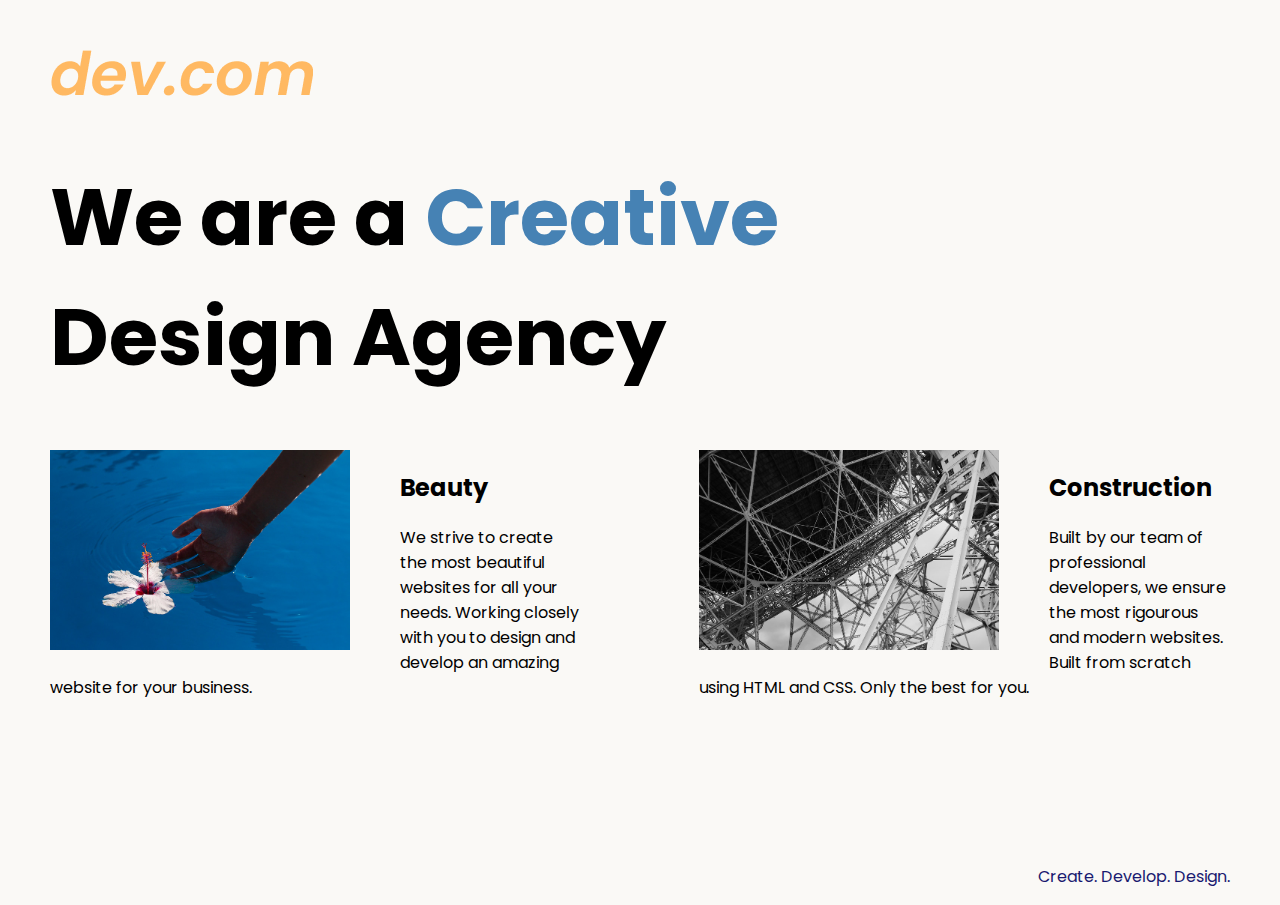
<file: Creative Design Website/index.html>
<!DOCTYPE html>
<html lang="en">

<head>
  <meta charset="UTF-8">
  <meta name="viewport" content="width=device-width, initial-scale=1.0">
  <title>Agency</title>
  <link rel="stylesheet" href="./style.css">
  <link rel="preconnect" href="https://fonts.googleapis.com">
  <link rel="preconnect" href="https://fonts.gstatic.com" crossorigin>
  <link href="https://fonts.googleapis.com/css2?family=Poppins:wght@400;700&display=swap" rel="stylesheet">
</head>

<body>
  <div class="main">
    <img class="logo" src="./assets/images/logo.png" alt="logo">
    <h1>We are a <span class="highlight">Creative</span> <br /> Design Agency</h1>
    <div class="left card"><img class="tile-image" src="./assets/images/beautiful.jpg" alt="hand and flower in water">
      <h2 class="card-title">Beauty</h2>
      <p class="card-text">We strive to create the most beautiful websites for all your needs. Working closely with you
        to
        design and
        develop an amazing website for your business.</p>
    </div>

    <div class="right card"><img class="tile-image" src="./assets/images/construction.jpg" alt="metal structure">
      <h2 class="card-title">Construction</h2>
      <p>Built by our team of professional developers, we ensure the most rigourous and modern websites. Built from
        scratch using HTML and CSS. Only the best for you.</p>
    </div>

  </div>
  <footer>
    <p>Create. Develop. Design.</p>
  </footer>
</body>

</html>
</file>
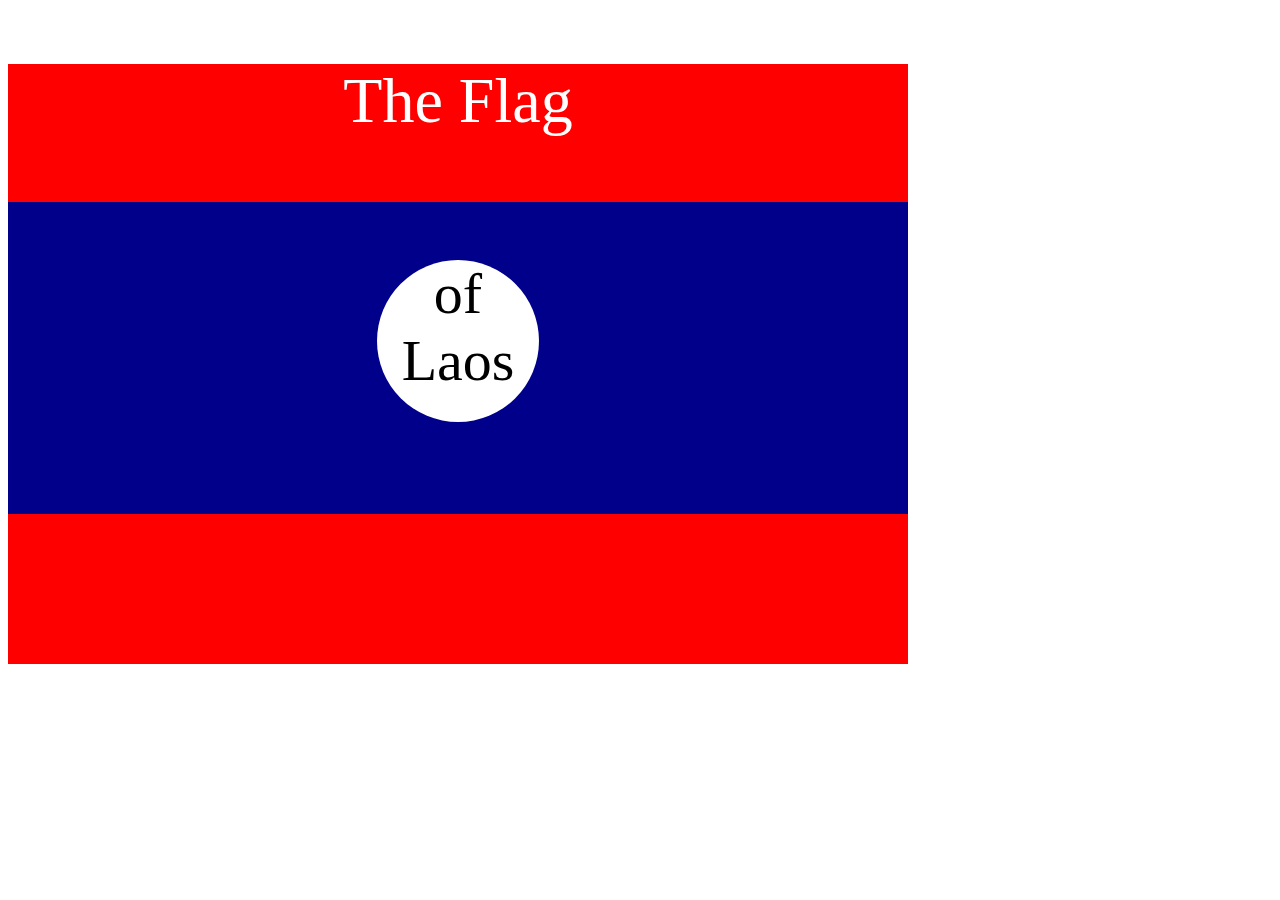
<file: Flag of Laos/index.html>
<!DOCTYPE html>
<html lang="en">

<head>
  <meta charset="UTF-8">
  <title>CSS Flag Project</title>

  <!-- CSS positioning only by combining selectors and not using classes or id's -->

  <style>
    .flag{
      background-color: red;
      width: 900px;
      height: 600px;
      position: relative;
    }

    div > div{
      background-color: darkblue;
      height: 52%;
      width: 100%;
      position: absolute;
    }

    div > div > div{
      border-radius: 100px;
      background-color: white;
      position: relative;
      width: 18%;
      left: 41%
    }

    div.flag > p{
      color: white;
      text-align: center;
      font-size: 64px;
    }

    div > div > div > p{
      font-size: 58px;
      text-align: center;
    }
    
  </style>
</head>

<body>
  <div class="flag">
    <p>The Flag</p>
    <div>
      <div>
        <p>of Laos</p>
      </div>
    </div>
  </div>
</body>

</html>
</file>
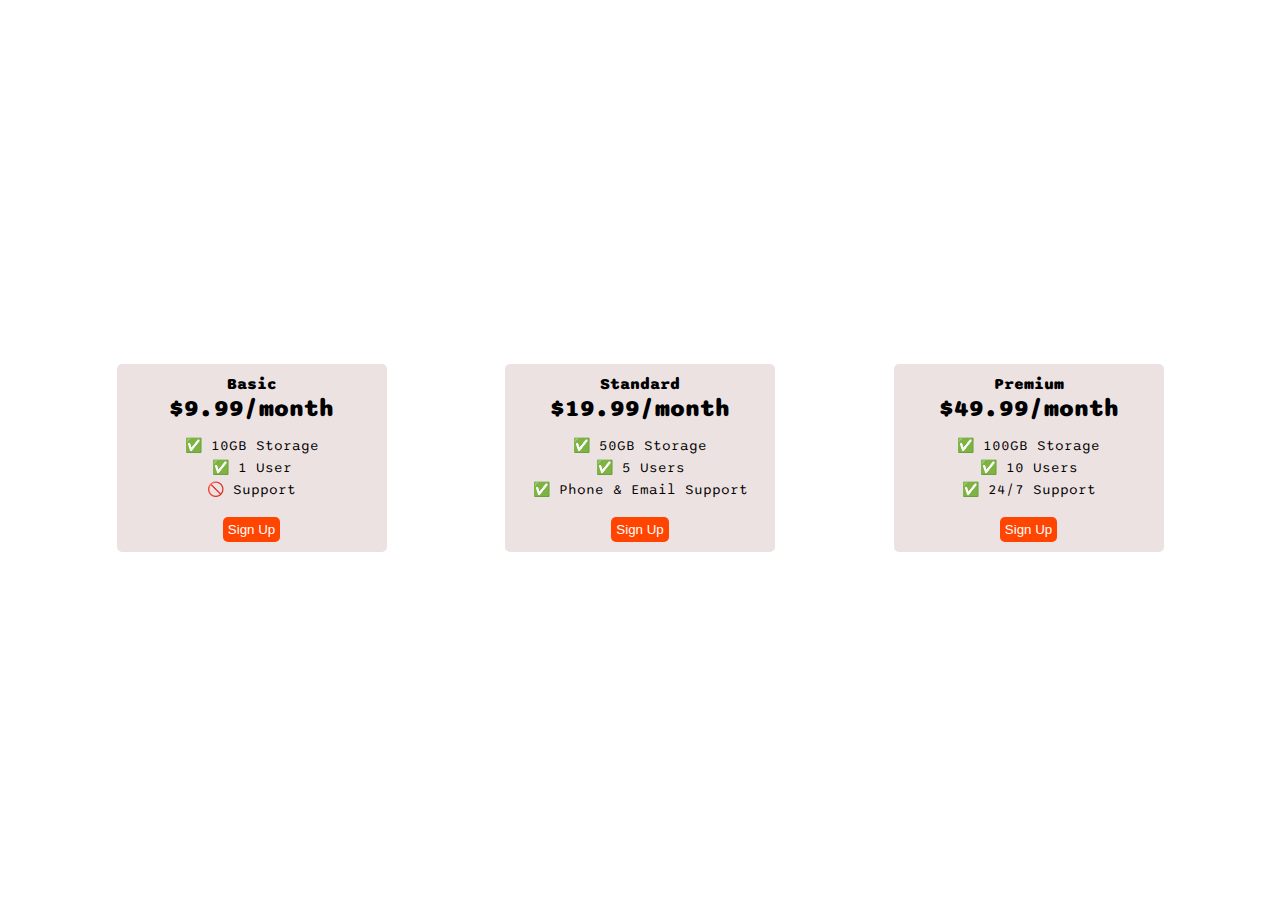
<file: Flexbox/index.html>
<!DOCTYPE html>
<html>
  <head>
    <title>Flexbox Pricing Table</title>
    <link rel="preconnect" href="https://fonts.googleapis.com" />
    <link rel="preconnect" href="https://fonts.gstatic.com" crossorigin />
    <link
      href="https://fonts.googleapis.com/css2?family=Sono:wght@400;700&display=swap"
      rel="stylesheet"
    />
    <style>
      body {
        font-family: "Sono", sans-serif;
      }

      .pricing-container{
        display: flex;
        gap: 10px;
        justify-content: space-evenly;
        flex-flow: row nowrap;
        align-items: center;;
        height: 100vh;
      }

      .pricing-plan{
        background-color: rgb(237, 226, 226);
        border-radius: 5px;
        padding: 10px;
        text-align: center;
        min-width: 250px;
        max-width: 250px;
      }

      .plan-title{
        font-weight: 900;
      }

      .plan-price{
        font-size: 24px;
        font-weight: 900;
      }

      .plan-features{
        font-size: 14px
      }

      .plan-button{
        background-color: orangered;
        padding: 5px;;
        border: 0;
        border-radius: 5px;
        color: white;
      }

      ul{
        list-style-position: inside;
        padding-left: 0;
      }
      
      li{
        list-style-type: none;
        padding-bottom: 5px;
      }

      @media (max-width: 800px) {
        .pricing-container{
        display: flex;
        flex-direction: column;
        justify-content: center;
        align-items: center;
      }
      }
    </style>
  </head>

  <body>
    <div class="pricing-container">
      <div class="pricing-plan">
        <div class="plan-title">Basic</div>
        <div class="plan-price">$9.99/month</div>
        <ul class="plan-features">
          <li>✅ 10GB Storage</li>
          <li>✅ 1 User</li>
          <li>🚫 Support</li>
        </ul>
        <button class="plan-button">Sign Up</button>
      </div>
      <div class="pricing-plan">
        <div class="plan-title">Standard</div>
        <div class="plan-price">$19.99/month</div>
        <ul class="plan-features">
          <li>✅ 50GB Storage</li>
          <li>✅ 5 Users</li>
          <li>✅ Phone &amp; Email Support</li>
        </ul>
        <button class="plan-button">Sign Up</button>
      </div>
      <div class="pricing-plan">
        <div class="plan-title">Premium</div>
        <div class="plan-price">$49.99/month</div>
        <ul class="plan-features">
          <li>✅ 100GB Storage</li>
          <li>✅ 10 Users</li>
          <li>✅ 24/7 Support</li>
        </ul>
        <button class="plan-button">Sign Up</button>
      </div>
    </div>
  </body>
</html>
</file>
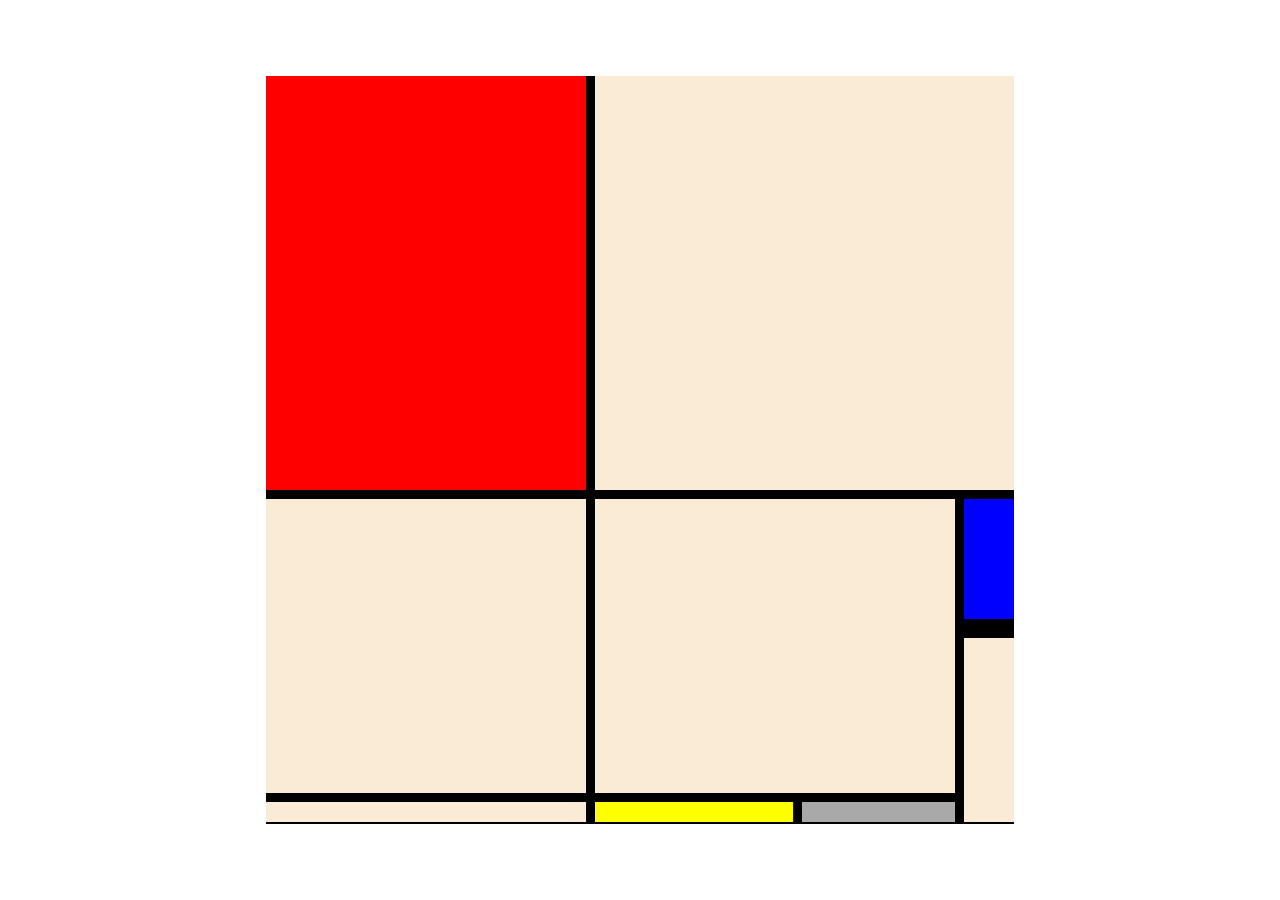
<file: Mondrian Painting Using Grid/index.html>
<!DOCTYPE html>
<html lang="en">

<head>
  <meta charset="UTF-8">
  <meta name="viewport" content="width=device-width, initial-scale=1.0">
  <title>Mondrian Project</title>
  <style>
    body{
      display: flex;
      justify-content: center;
      align-items: center;
      height: 100vh;
      margin: 0;
      padding: 0;
    }

    .container{
      height: 748px;
      width: 748px;
      display: grid;
      background-color: black;
      grid-template-columns: 320px 198px 153px 50px;
      grid-template-rows: 414px 130px 155px 20px;
      gap: 9px;
    }

    .item{
      background-color: antiquewhite;
    }

    .red{
      background-color: red;
    }

    .white1{
      grid-column: span 3;
    }

    .white2{
      grid-row: span 2;
    }

    .white3{
      grid-row: span 2;
      grid-column: span 2;
    }

    .white4{
      grid-row: span 2
    }

    .blue{
      background-color: blue;
      border-bottom: 10px solid black;
    }
    
    .yellow{
      background-color: yellow;
    }

    .black{
      background-color: darkgray;
    }
    
    
  </style>
</head>

<body>
  <div class="container">
    <div class="item red"></div>
    <div class="item white1"></div>
    <div class="item white2"></div>
    <div class="item white3"></div>

    <div class="item blue"></div>
    <div class="item white4"></div>

    <div class="item white5"></div>
    <div class="item yellow"></div>
    <div class="item black"></div>
  </div>
</body>

</html>
</file>
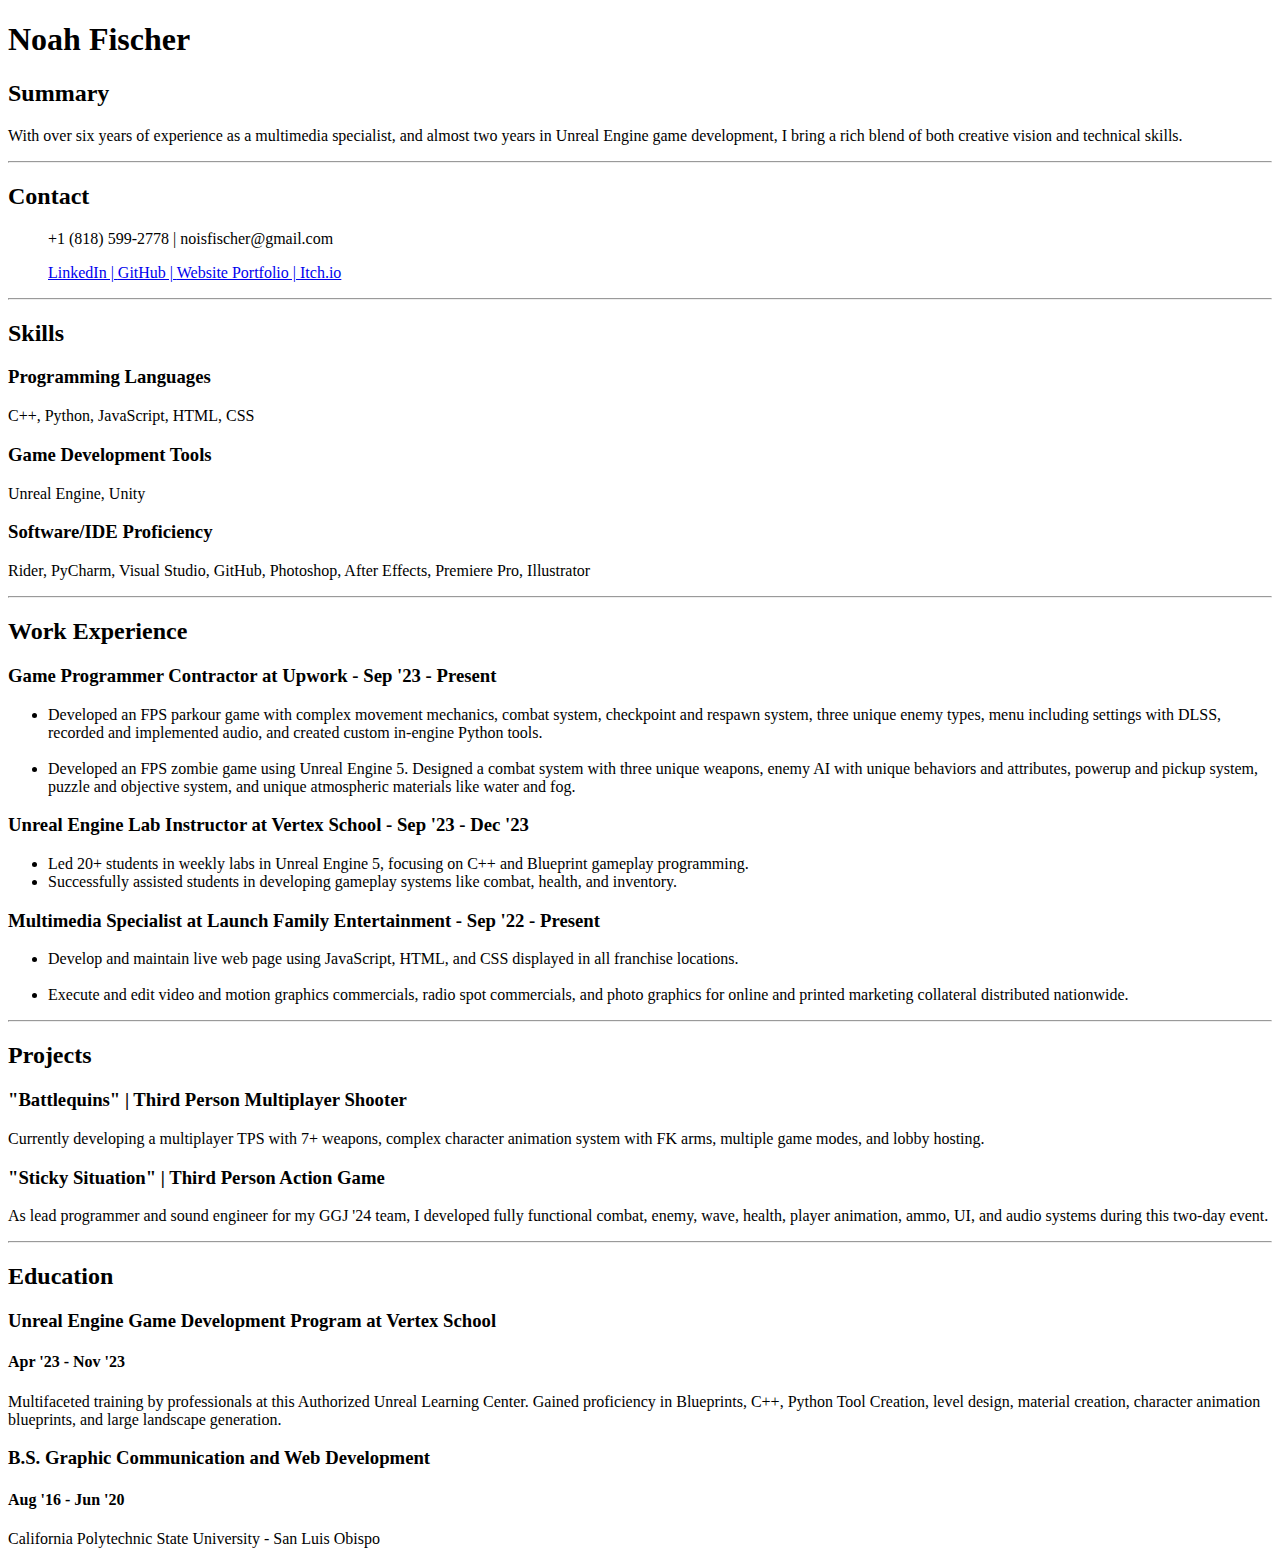
<file: Website Resume/index.html>
<!DOCTYPE html>
<html lang=""en>
    <head>
        <meta charset="UTF-8">
        <title>Noah Fischer Resume</title>
    </head>

    <body>
        <h1>Noah Fischer</h1>
            <h2>Summary</h2>
                <p>With over six years of experience as a multimedia specialist, and almost
                    two years in Unreal Engine game development, I bring a rich blend of
                    both creative vision and technical skills.
                </p>

            <hr />

            <h2>Contact</h2>
                <ul>
                    <p>+1 (818) 599-2778 | noisfischer@gmail.com</p>
                    <a href="https://www.linkedin.com/in/noah-fischer/">LinkedIn | </a>
                    <a href="https://github.com/noisfischer">GitHub | </a>
                    <a href="https://www.noahfischer.net/">Website Portfolio | </a>
                    <a href="https://noah-the-game-dev.itch.io/">Itch.io</a>
                </ul>

            <hr />

            <h2>Skills</h2>
                <h3>Programming Languages</h3>
                    <p>C++, Python, JavaScript, HTML, CSS</p>
                <h3>Game Development Tools</h3>
                    <p>Unreal Engine, Unity</p>
                <h3>Software/IDE Proficiency</h3>
                    <p>Rider, PyCharm, Visual Studio, GitHub, Photoshop, After
                        Effects, Premiere Pro, Illustrator</p>

            <hr />

            <h2>Work Experience</h2>
            <h3>Game Programmer Contractor at Upwork - Sep '23 - Present</h3>
                    <ul>
                        <li>Developed an FPS parkour game with complex movement mechanics, combat system, checkpoint and
                            respawn system, three unique enemy types, menu including settings with DLSS, recorded and implemented audio, and created custom in-engine Python tools.                            
                        </li>
                        <br />
                        <li>Developed an FPS zombie game using Unreal Engine 5. Designed a combat system with three unique
                            weapons, enemy AI with unique behaviors and attributes, powerup and pickup system, puzzle and objective system, and unique atmospheric materials like water and fog.                            
                        </li>
                    </ul>

                    <h3>Unreal Engine Lab Instructor at Vertex School - Sep '23 - Dec '23</h3>
                    <ul>
                        <li>Led 20+ students in weekly labs in Unreal Engine 5, focusing on C++ and Blueprint gameplay programming.
                        </li>
                        <li>
                            Successfully assisted students in developing gameplay systems like combat, health, and inventory.
                        </li>
                    </ul>

                <h3>Multimedia Specialist at Launch Family Entertainment - Sep '22 - Present</h3>
                    <ul>
                        <li>Develop and maintain live web page using JavaScript, HTML, and CSS displayed in all franchise locations.
                        </li>
                        <br />
                        <li>Execute and edit video and motion graphics commercials, radio spot commercials, and photo graphics
                            for online and printed marketing collateral distributed nationwide.
                        </li>
                    </ul>

            <hr />

            <h2>Projects</h2>
                <h3>"Battlequins" | Third Person Multiplayer Shooter</h3>
                    <p>Currently developing a multiplayer TPS with 7+ weapons, complex character animation system with FK arms, multiple game modes, and lobby hosting.
                    </p>

                <h3>"Sticky Situation" | Third Person Action Game </h3>
                    <p>As lead programmer and sound engineer for my GGJ '24 team, I developed fully functional combat, enemy, wave, health, player animation, ammo, UI, and audio systems during this two-day event.
                    </p>

            <hr />

            <h2>Education</h2>
                <h3>Unreal Engine Game Development Program at Vertex School</h3>
                    <h4>Apr '23 - Nov '23</h4>
                        <p>Multifaceted training by professionals at this Authorized Unreal Learning Center. Gained proficiency in
                            Blueprints, C++, Python Tool Creation, level design, material creation, character animation blueprints, and
                            large landscape generation.                            
                        </p>

                <h3>B.S. Graphic Communication and Web Development</h3>
                    <h4>Aug '16 - Jun '20</h4>
                        <p>California Polytechnic State University - San Luis Obispo</p>
    </body>

</html>
</file>
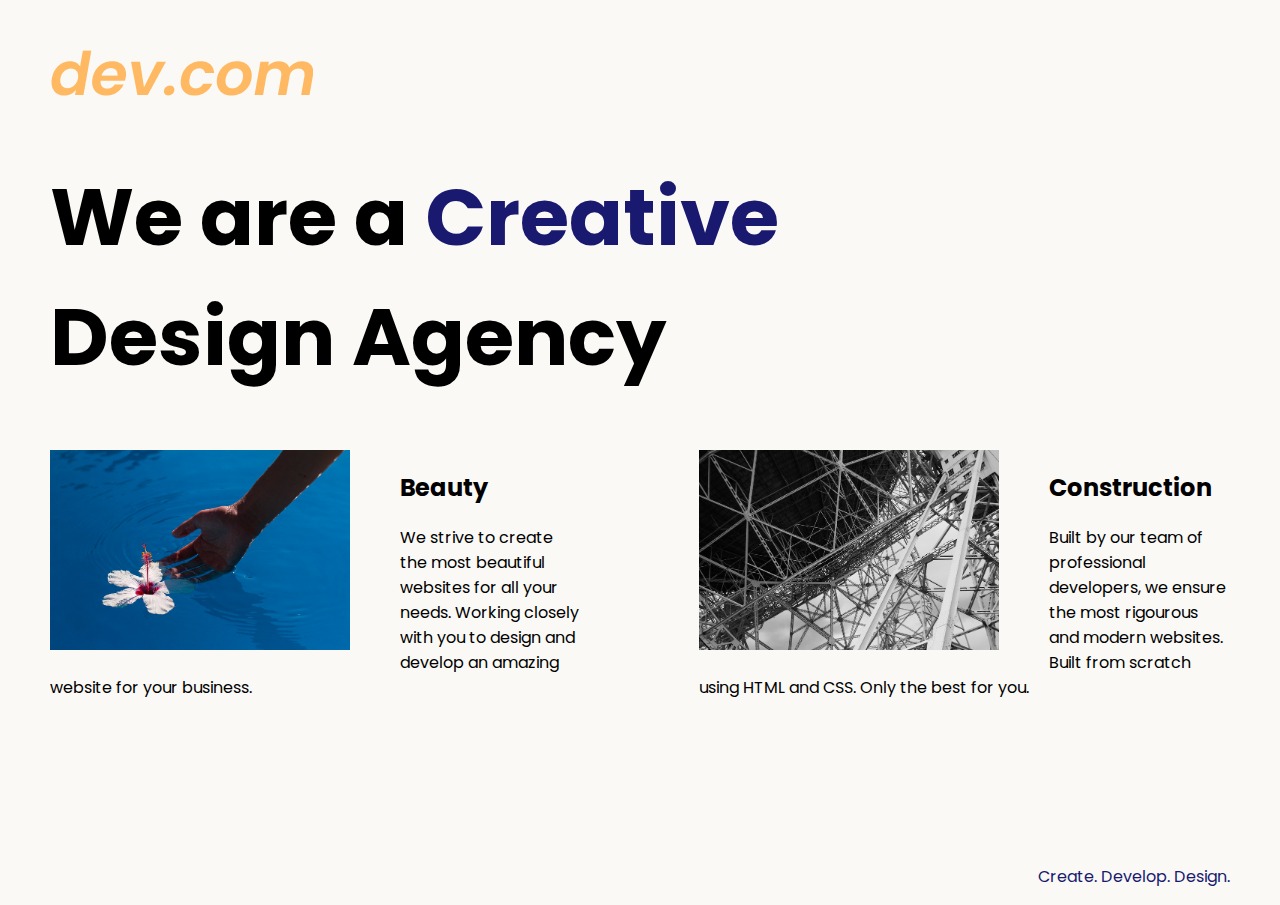
<file: Creative Design Website/solution.html>
<!DOCTYPE html>
<html lang="en">

<head>
  <meta charset="UTF-8">
  <meta name="viewport" content="width=device-width, initial-scale=1.0">
  <title>Agency</title>
  <link rel="stylesheet" href="./solution.css">
  <link rel="preconnect" href="https://fonts.googleapis.com">
  <link rel="preconnect" href="https://fonts.gstatic.com" crossorigin>
  <link href="https://fonts.googleapis.com/css2?family=Poppins:wght@400;700&display=swap" rel="stylesheet">
</head>

<body>
  <div class="main">
    <img class="logo" src="./assets/images/logo.png" alt="logo">
    <h1>We are a <span class="creative">Creative</span> <br />Design Agency</h1>
    <div class="left card"><img class="tile-image" src="./assets/images/beautiful.jpg" alt="hand and flower in water">
      <h2 class="card-title">Beauty</h2>
      <p class="card-text">We strive to create the most beautiful websites for all your needs. Working closely with you
        to
        design and
        develop an amazing website for your business.</p>
    </div>

    <div class="right card"><img class="tile-image" src="./assets/images/construction.jpg" alt="metal structure">
      <h2 class="card-title">Construction</h2>
      <p>Built by our team of professional developers, we ensure the most rigourous and modern websites. Built from
        scratch using HTML and CSS. Only the best for you.</p>
    </div>

  </div>
  <footer>
    <p>Create. Develop. Design.</p>
  </footer>
</body>

</html>
</file>
<file: Creative Design Website/style.css>
body {
  font-family: "Poppins", sans-serif;
  margin: 50px 50px 0 50px;
  background-color: #faf9f6;
  display: flex;
  flex-direction: column;
  min-height: 95vh;
}
.main {
  flex: 1;
}

h1 {
  font-size: 5rem;
}

.highlight{
  color:  steelblue;
}

.card{
  width: 45%;
}

.tile-image{
  height: 200px;
  float: left;
  margin-right: 50px;
}

.left{
  float: left;
}

.right{
  float: right;
}

footer {
  text-align: right;
  color: midnightblue;
  clear: both;
}

@media (max-width: 680px)
{
  .logo{
    width: 150px;
  }

  h1{
    text-align: center;
    font-size: 3.5rem;
  }

  .left, .right{
    float: none
  }

  .card{
    width: 100%;
    display: block;
    text-align: justify;
  }

  .card img{
    width: 100%;
    display: inline;
    object-fit: cover;;
  }
}
</file>
<file: Creative Design Website/solution.css>
body {
  font-family: "Poppins", sans-serif;
  margin: 50px 50px 0 50px;
  background-color: #faf9f6;
  display: flex;
  flex-direction: column;
  min-height: 95vh;
}
.main {
  flex: 1;
}

h1 {
  font-size: 5rem;
}

footer {
  text-align: right;
  color: midnightblue;
}

.tile-image {
  height: 200px;
  float: left;
  margin-right: 50px;
}

.card {
  width: 45%;
}

.left {
  float: left;
}

.right {
  float: right;
}

.creative {
  color: midnightblue;
}

@media (max-width: 680px) {
  .logo {
    width: 100px;
  }

  h1 {
    font-size: 3.5rem;
    text-align: center;
  }

  .card {
    width: 100%;
    display: block;
    margin-bottom: 30px;
    text-align: justify;
  }

  .card img {
    margin-bottom: 10px;
    width: 100%;
    display: inline;
    object-fit: cover;
  }
}
</file>
